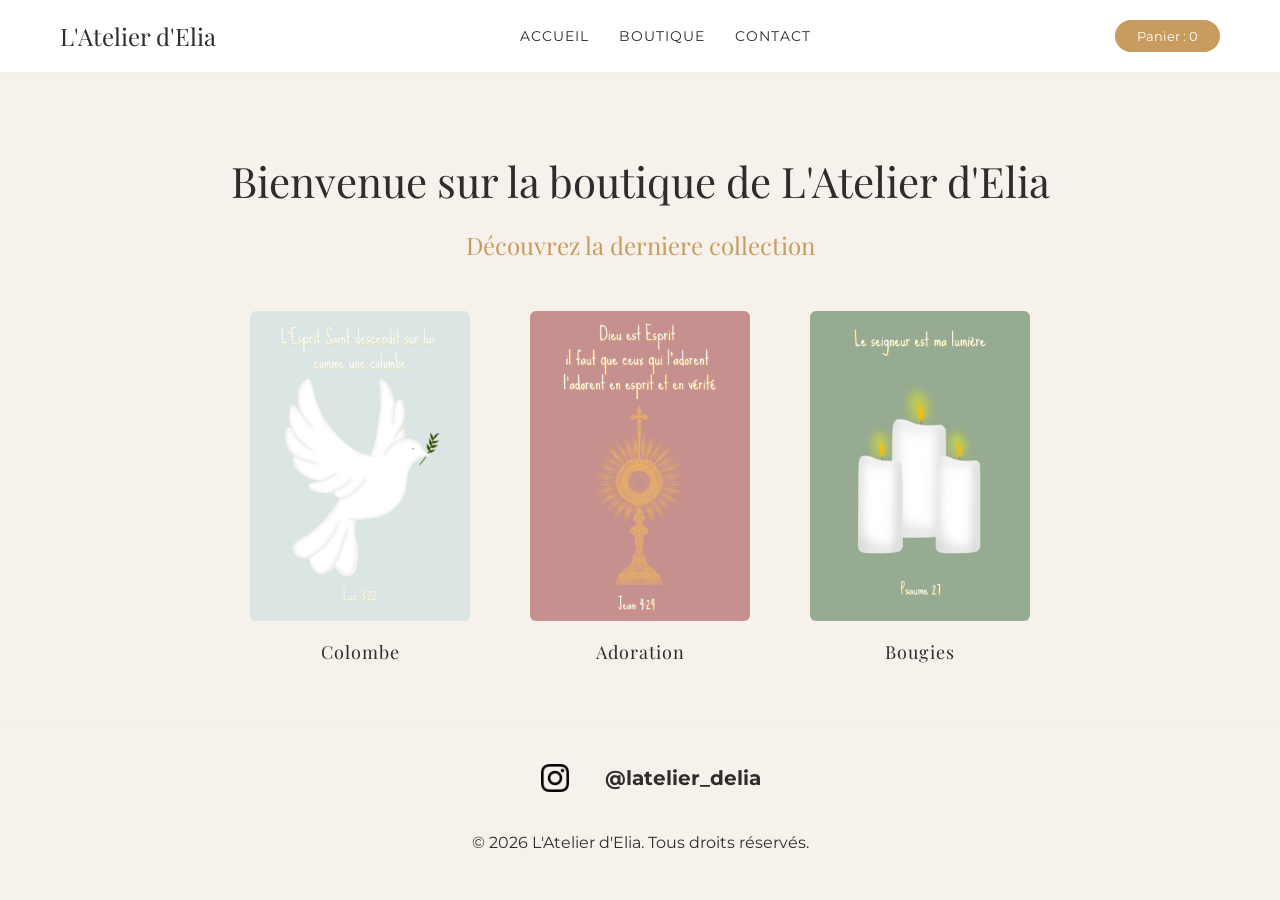
<file: index.html>
<!DOCTYPE html>
<html lang="fr">
<head>
<meta charset="UTF-8">
<meta name="viewport" content="width=device-width, initial-scale=1.0">
<title>Boutique - L'Atelier d'Elia</title>

<link href="https://fonts.googleapis.com/css2?family=Playfair+Display:wght@400;500;600&family=Montserrat:wght@300;400&display=swap" rel="stylesheet">

<style>
body {
  margin: 0;
  font-family: 'Montserrat', sans-serif;
  background-color: #f6f1ea;
  color: #2d2d2d;
}

/* HEADER */
header {
  background-color: #ffffff;
  padding: 20px 60px;
  display: flex;
  align-items: center;
  justify-content: space-between;
  border-bottom: 1px solid #eee;
}

.logo {
  font-family: 'Playfair Display', serif;
  font-size: 24px;
}

nav {
  display: flex;
  gap: 30px;
}

nav a {
  text-decoration: none;
  color: #2d2d2d;
  font-size: 14px;
  letter-spacing: 1px;
  text-transform: uppercase;
}

nav a:hover {
  opacity: 0.6;
}

.cart-indicator {
  background-color: #c89b5e;
  color: white;
  padding: 8px 22px;
  border-radius: 30px;
  font-size: 13px;
  cursor: pointer;
}

/* MAIN */
main {
  padding: 40px 20px;
}

/* TITRES */
h1 {
  font-family: 'Playfair Display', serif;
  font-size: 42px;
  font-weight: 400;
  text-align: center;
  margin-top: 40px;
  margin-bottom: 10px;
}

h2 {
  font-family: 'Playfair Display', serif;
  font-weight: 400;
  text-align: center;
  color: #c89b5e;
  margin-bottom: 50px;
}

/* PRODUITS */
.products-grid {
  display: flex;
  flex-wrap: wrap;
  gap: 60px;
  justify-content: center;
}

.product {
  width: 220px;
  text-align: center;
  cursor: pointer;
  transition: transform 0.3s ease;
}

.product img {
  width: 100%;
  border-radius: 6px;
  transition: opacity 0.3s ease;
}

.product p {
  margin-top: 15px;
  font-family: 'Playfair Display', serif;
  font-size: 18px;
  letter-spacing: 1px;
}

.product:hover {
  transform: translateY(-6px);
}

.product:hover img {
  opacity: 0.85;
}

/* PANIER OVERLAY */
#cartOverlay {
  display: none;
  position: fixed;
  top: 90px;
  right: 30px;
  width: 300px;
  max-height: 400px;
  overflow-y: auto;
  background: white;
  border-radius: 15px;
  padding: 20px;
  box-shadow: 0 15px 35px rgba(0,0,0,0.12);
  z-index: 100;
}

#cartOverlay h3 {
  font-family: 'Playfair Display', serif;
  text-align: center;
  font-weight: 400;
  margin-top: 0;
}

.cart-item {
  display: flex;
  align-items: center;
  margin-bottom: 15px;
  font-size: 14px;
}

.cart-item img {
  width: 45px;
  margin-right: 10px;
  border-radius: 5px;
}

/* BOUTON PAYER */
#payButton {
  width: 100%;
  padding: 12px;
  margin-top: 15px;
  background: #c89b5e;
  color: white;
  border: none;
  border-radius: 30px;
  font-size: 13px;
  letter-spacing: 1px;
  cursor: pointer;
  transition: background 0.3s ease;
}

#payButton:hover {
  background: #b58345;
}

/* FOOTER */
footer {
  background-color: #f6f1ea;
  padding: 20px;
  text-align: center;
  border-top: 1px solid #eee;
}
footer a {
  text-decoration: none;
  color: #2d2d2d;
  display: inline-flex;
  align-items: center;
  gap: 15px;
}
footer a img {
  width: 70px;
  height: 70px;
}
footer a span {
  font-size: 20px;
  font-weight: bold;
}
</style>
</head>
<body>

<header>
  <div class="logo">L'Atelier d'Elia</div>
  <nav>
    <a href="index.html">Accueil</a>
    <a href="boutique.html">Boutique</a>
    <a href="contact.html">Contact</a>
  </nav>
  <div class="cart-indicator" id="cartCount" onclick="toggleCart()">Panier : 0</div>
</header>

<main>
<h1>Bienvenue sur la boutique de L'Atelier d'Elia</h1>
<h2>Découvrez la derniere collection</h2>

<div class="products-grid">
  <div class="product" onclick="location.href='colombe.html'">
    <img src="images/carte colombe bleu.png" alt="Colombe">
    <p>Colombe</p>
  </div>

  <div class="product" onclick="location.href='adoration.html'">
    <img src="images/carte adoration rose.png" alt="Adoration">
    <p>Adoration</p>
  </div>

  <div class="product" onclick="location.href='bougies.html'">
    <img src="images/carte bougies verte.png" alt="Bougies">
    <p>Bougies</p>
  </div>
</div>
</main>


<script>
let cart = [];
const cartCount = document.getElementById('cartCount');
const cartOverlay = document.getElementById('cartOverlay');
const cartItems = document.getElementById('cartItems');

if(localStorage.getItem('cart')) {
  cart = JSON.parse(localStorage.getItem('cart'));
  updateCartCount();
  renderCart();
}

function addToCart(name, price, imgSrc){
  cart.push({name, price, imgSrc, quantity: 1});
  updateCartCount();
  renderCart();
  localStorage.setItem('cart', JSON.stringify(cart));
}

function renderCart(){
  cartItems.innerHTML = '';
  cart.forEach(item => {
    const div = document.createElement('div');
    div.className = 'cart-item';
    div.innerHTML = `<img src="${item.imgSrc}" alt="${item.name}">
                     <div>${item.name} - ${item.price || '3'}€</div>`;
    cartItems.appendChild(div);
  });
}

function updateCartCount(){
  const total = cart.reduce((sum, item) => sum + (item.quantity || 1), 0);
  cartCount.textContent = `Panier : ${total}`;
}

function toggleCart(){
  cartOverlay.style.display = (cartOverlay.style.display === 'block') ? 'none' : 'block';
}
</script>

<!-- BANNIÈRE INSTAGRAM -->
<footer>
  <a href="https://www.instagram.com/latelier_delia" target="_blank">
    <img src="images/logo instagram.png" alt="Instagram">
    <span>@latelier_delia</span>
  </a>
  <p>&copy; 2026 L'Atelier d'Elia. Tous droits réservés.</p>
</footer>

</body>
</html>
</file>
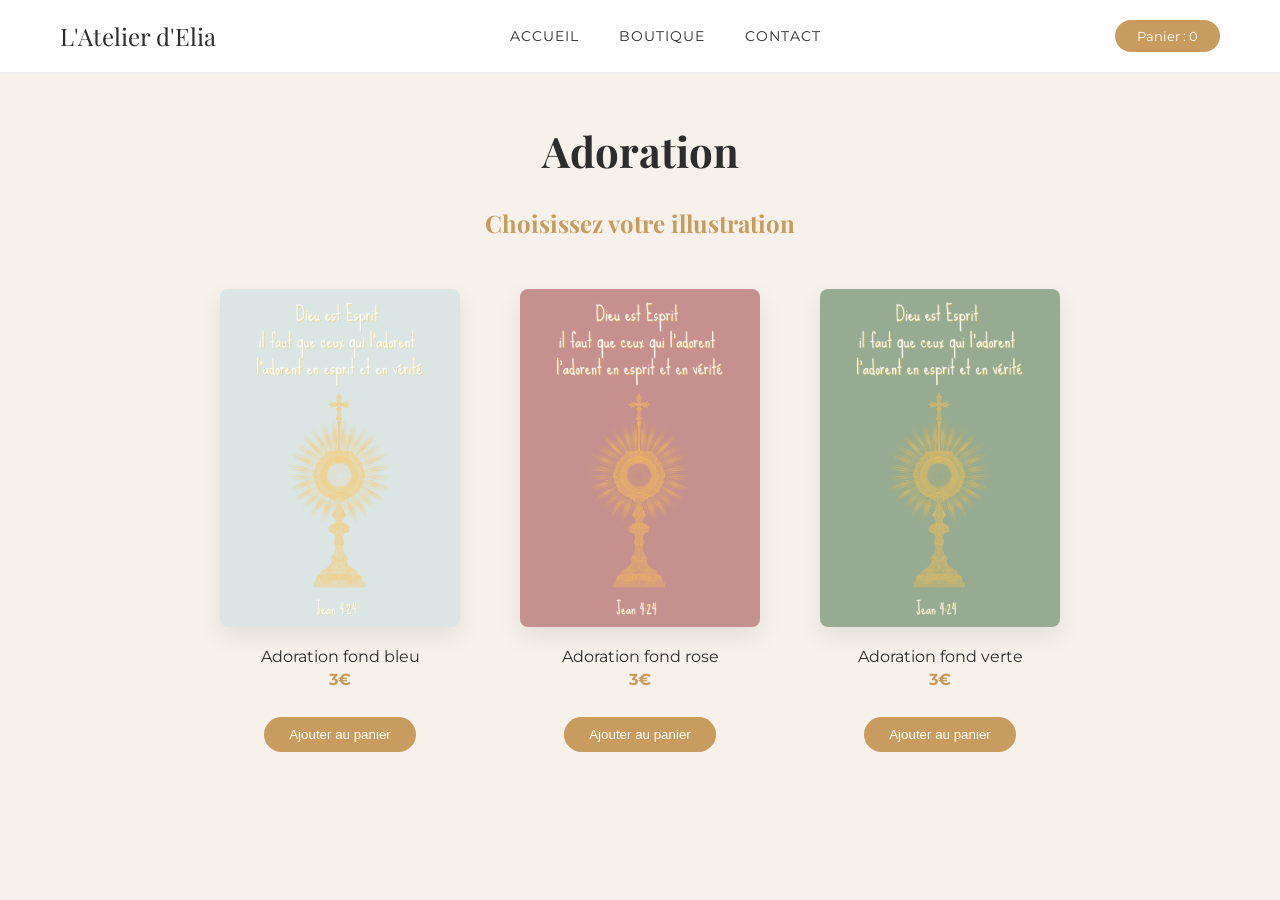
<file: adoration.html>
<!DOCTYPE html>
<html lang="fr">
<head>
<meta charset="UTF-8">
<meta name="viewport" content="width=device-width, initial-scale=1.0">
<title>Illustrations Adoration - L'Atelier d'Elia</title>

<link href="https://fonts.googleapis.com/css2?family=Playfair+Display:wght@400;500;600&family=Montserrat:wght@300;400&display=swap" rel="stylesheet">

<style>
body {
  margin: 0;
  background-color: #f6f1ea;
  font-family: 'Montserrat', sans-serif;
  color: #2d2d2d;
}

/* HEADER */
header {
  background-color: #ffffff;
  padding: 20px 60px;
  display: flex;
  align-items: center;
  justify-content: space-between;
  border-bottom: 1px solid #eee;
}

.logo {
  font-family: 'Playfair Display', serif;
  font-size: 24px;
}

nav {
  display: flex;
  gap: 40px;
}

nav a {
  text-decoration: none;
  color: #2d2d2d;
  font-size: 14px;
  letter-spacing: 1px;
  text-transform: uppercase;
}

nav a:hover {
  opacity: 0.6;
}

.cart-indicator {
  background-color: #c89b5e;
  color: white;
  padding: 8px 22px;
  border-radius: 30px;
  font-size: 13px;
  cursor: pointer;
}

/* TITRES */

h1 {
  font-family: 'Playfair Display', serif;
  font-size: 42px;
  text-align: center;
  margin-top: 50px;
}

h2 {
  font-family: 'Playfair Display', serif;
  text-align: center;
  color: #c89b5e;
  margin-bottom: 50px;
}

/* PRODUITS */

.products-grid {
  display: flex;
  flex-wrap: wrap;
  gap: 60px;
  justify-content: center;
  padding-bottom: 80px;
}

.product {
  width: 240px;
  text-align: center;
  transition: transform 0.3s ease;
}

.product img {
  width: 100%;
  border-radius: 8px;
  box-shadow: 0 10px 25px rgba(0,0,0,0.08);
}

.product:hover {
  transform: translateY(-6px);
}

.product button {
  margin-top: 12px;
  background-color: #c89b5e;
  color: white;
  border: none;
  padding: 10px 25px;
  border-radius: 30px;
  cursor: pointer;
}

/* PRIX DORÉ */

.product-price {
  display: block;
  color: #c89b5e;
  font-weight: bold;
  margin-top: 4px;
}

/* PANIER */

#cartOverlay {
  display: none;
  position: fixed;
  top: 90px;
  right: 30px;
  width: 300px;
  max-height: 400px;
  overflow-y: auto;
  background: white;
  border-radius: 15px;
  padding: 20px;
  box-shadow: 0 15px 35px rgba(0,0,0,0.12);
  z-index: 100;
}

.cart-item {
  display: flex;
  align-items: center;
  justify-content: space-between;
  margin-bottom: 15px;
}

.cart-item img {
  width: 50px;
  border-radius: 5px;
  margin-right: 10px;
}

.cart-item-details {
  flex: 1;
}

.cart-item-controls {
  display: flex;
  align-items: center;
  gap: 5px;
}

.cart-item-controls button {
  padding: 3px 8px;
  cursor: pointer;
  border: 1px solid #c89b5e;
  background: white;
  color: #c89b5e;
  border-radius: 5px;
}

.cart-item-remove {
  cursor: pointer;
  color: red;
  font-weight: bold;
  margin-left: 5px;
}

/* BOUTON COMMANDE */

.cart-button {
  margin-top: 12px;
  background-color: #c89b5e;
  color: white;
  border: none;
  padding: 10px 25px;
  border-radius: 30px;
  cursor: pointer;
  font-size: 14px;
}

.cart-button:hover {
  opacity: 0.8;
}
</style>
</head>

<body>

<header>
  <div class="logo">L'Atelier d'Elia</div>
  <nav>
    <a href="index.html">Accueil</a>
    <a href="boutique.html">Boutique</a>
    <a href="contact.html">Contact</a>
  </nav>
  <div class="cart-indicator" id="cartCount" onclick="toggleCart()">Panier : 0</div>
</header>

<main>

<h1>Adoration</h1>
<h2>Choisissez votre illustration</h2>

<div class="products-grid">

<div class="product">
<img src="images/carte adoration bleu.png">
<p>
Adoration fond bleu
<span class="product-price">3€</span>
</p>
<button onclick="addToCart('Adoration fond bleu',3,'images/carte adoration bleu.png')">
Ajouter au panier
</button>
</div>

<div class="product">
<img src="images/carte adoration rose.png">
<p>
Adoration fond rose
<span class="product-price">3€</span>
</p>
<button onclick="addToCart('Adoration fond rose',3,'images/carte adoration rose.png')">
Ajouter au panier
</button>
</div>

<div class="product">
<img src="images/carte adoration verte.png">
<p>
Adoration fond verte
<span class="product-price">3€</span>
</p>
<button onclick="addToCart('Adoration fond verte',3,'images/carte adoration verte.png')">
Ajouter au panier
</button>
</div>

</div>

</main>

<div id="cartOverlay">
<h3>Panier</h3>
<div id="cartItems"></div>
<button class="cart-button" onclick="finaliserCommande()">Finaliser la commande</button>
</div>

<script>

let cart = JSON.parse(localStorage.getItem('cart')) || [];

const cartCount = document.getElementById('cartCount');
const cartOverlay = document.getElementById('cartOverlay');
const cartItems = document.getElementById('cartItems');

updateCartCount();
renderCart();

function addToCart(name, price, imgSrc) {

const existingItem = cart.find(item => item.name === name);

if (existingItem) {
existingItem.quantity += 1;
} else {
cart.push({name, price, imgSrc, quantity: 1});
}

saveCart();
renderCart();

}

function removeFromCart(name) {
cart = cart.filter(item => item.name !== name);
saveCart();
renderCart();
}

function changeQuantity(name, delta) {

const item = cart.find(i => i.name === name);

if (!item) return;

item.quantity += delta;

if (item.quantity < 1) {
removeFromCart(name);
} else {
saveCart();
}

renderCart();

}

function saveCart() {
localStorage.setItem('cart', JSON.stringify(cart));
updateCartCount();
}

function updateCartCount() {
const totalItems = cart.reduce((sum, item) => sum + item.quantity, 0);
cartCount.textContent = `Panier : ${totalItems}`;
}

function renderCart() {

cartItems.innerHTML = '';

cart.forEach(item => {

const div = document.createElement('div');
div.classList.add('cart-item');

div.innerHTML = `
<img src="${item.imgSrc}">
<div class="cart-item-details">
${item.name} - ${item.price}€
</div>
<div class="cart-item-controls">
<button onclick="changeQuantity('${item.name}', -1)">-</button>
<span>${item.quantity}</span>
<button onclick="changeQuantity('${item.name}', 1)">+</button>
<span class="cart-item-remove" onclick="removeFromCart('${item.name}')">×</span>
</div>
`;

cartItems.appendChild(div);

});

}

function toggleCart() {

cartOverlay.style.display =
cartOverlay.style.display === 'block'
? 'none'
: 'block';

}

function finaliserCommande() {
window.location.href = 'commande.html';
}

</script>

</body>
</html>
</file>
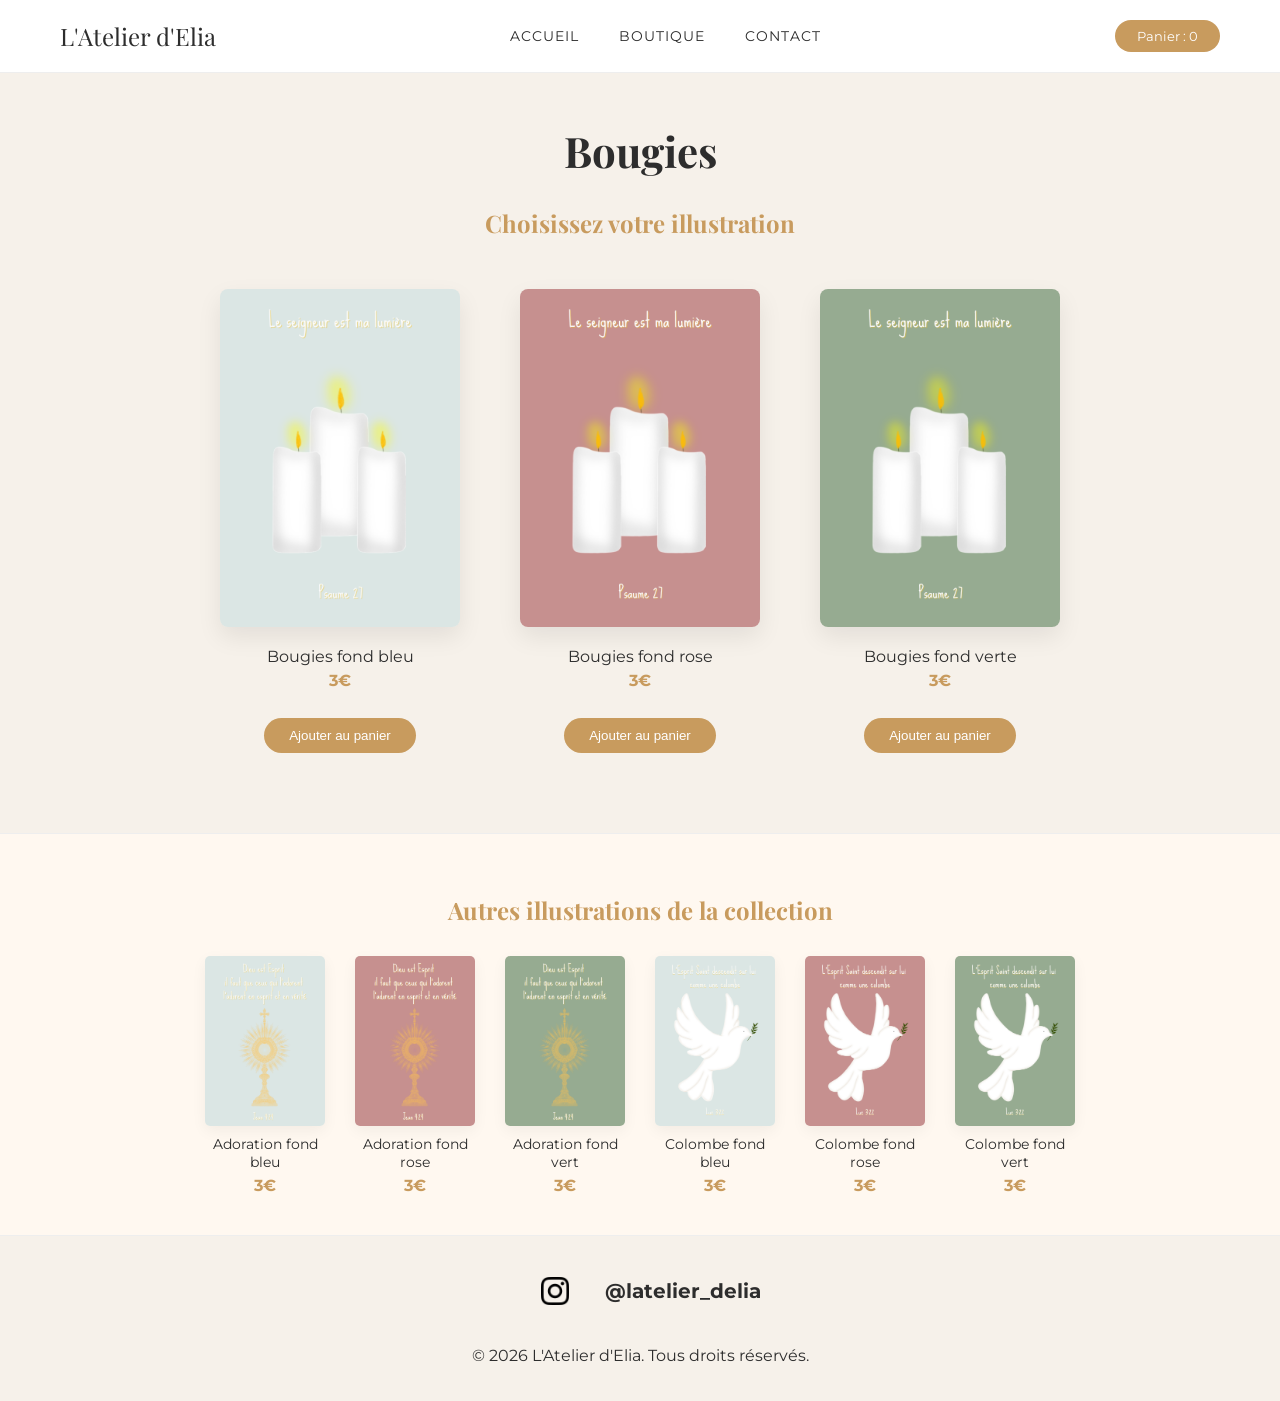
<file: bougies.html>
<!DOCTYPE html>
<html lang="fr">
<head>
<meta charset="UTF-8">
<meta name="viewport" content="width=device-width, initial-scale=1.0">
<title>Bougies - L'Atelier d'Elia</title>

<link href="https://fonts.googleapis.com/css2?family=Playfair+Display:wght@400;500;600&family=Montserrat:wght@300;400&display=swap" rel="stylesheet">

<style>
body {
  margin: 0;
  background-color: #f6f1ea;
  font-family: 'Montserrat', sans-serif;
  color: #2d2d2d;
}

/* HEADER */
header {
  background-color: #ffffff;
  padding: 20px 60px;
  display: flex;
  align-items: center;
  justify-content: space-between;
  border-bottom: 1px solid #eee;
}

.logo {
  font-family: 'Playfair Display', serif;
  font-size: 24px;
}

nav {
  display: flex;
  gap: 40px;
}

nav a {
  text-decoration: none;
  color: #2d2d2d;
  font-size: 14px;
  letter-spacing: 1px;
  text-transform: uppercase;
}

nav a:hover {
  opacity: 0.6;
}

.cart-indicator {
  background-color: #c89b5e;
  color: white;
  padding: 8px 22px;
  border-radius: 30px;
  font-size: 13px;
  cursor: pointer;
}

/* TITRES */
h1 {
  font-family: 'Playfair Display', serif;
  font-size: 42px;
  text-align: center;
  margin-top: 50px;
}

h2 {
  font-family: 'Playfair Display', serif;
  text-align: center;
  color: #c89b5e;
  margin-bottom: 50px;
}

/* PRODUITS */
.products-grid {
  display: flex;
  flex-wrap: wrap;
  gap: 60px;
  justify-content: center;
  padding-bottom: 80px;
}

.product {
  width: 240px;
  text-align: center;
  transition: transform 0.3s ease;
}

.product img {
  width: 100%;
  border-radius: 8px;
  box-shadow: 0 10px 25px rgba(0,0,0,0.08);
}

.product:hover {
  transform: translateY(-6px);
}

.product button {
  margin-top: 12px;
  background-color: #c89b5e;
  color: white;
  border: none;
  padding: 10px 25px;
  border-radius: 30px;
  cursor: pointer;
}

/* PRIX EN DORÉ SUR LIGNE SÉPARÉE */
.product-price {
  display: block;
  margin-top: 5px;
  color: #c89b5e;
  font-weight: bold;
}

/* PANIER */
#cartOverlay {
  display: none;
  position: fixed;
  top: 90px;
  right: 30px;
  width: 300px;
  max-height: 400px;
  overflow-y: auto;
  background: white;
  border-radius: 15px;
  padding: 20px;
  box-shadow: 0 15px 35px rgba(0,0,0,0.12);
  z-index: 100;
}

.cart-item {
  display: flex;
  align-items: center;
  justify-content: space-between;
  margin-bottom: 15px;
}

.cart-item img {
  width: 50px;
  border-radius: 5px;
  margin-right: 10px;
}

.cart-item-details {
  flex: 1;
}

.cart-item-controls {
  display: flex;
  align-items: center;
  gap: 5px;
}

.cart-item-controls button {
  padding: 3px 8px;
  cursor: pointer;
  border: 1px solid #c89b5e;
  background: white;
  color: #c89b5e;
  border-radius: 5px;
}

.cart-item-remove {
  cursor: pointer;
  color: red;
  font-weight: bold;
  margin-left: 5px;
}

.cart-button {
  margin-top: 12px;
  background-color: #c89b5e;
  color: white;
  border: none;
  padding: 10px 25px;
  border-radius: 30px;
  cursor: pointer;
  font-size: 14px;
}

.cart-button:hover {
  opacity: 0.8;
}
</style>
</head>

<body>

<header>
  <div class="logo">L'Atelier d'Elia</div>
  <nav>
    <a href="index.html">Accueil</a>
    <a href="boutique.html">Boutique</a>
    <a href="contact.html">Contact</a>
  </nav>
  <div class="cart-indicator" id="cartCount" onclick="toggleCart()">Panier : 0</div>
</header>

<main>
<h1>Bougies</h1>
<h2>Choisissez votre illustration</h2>

<div class="products-grid">
  <div class="product">
    <img src="images/carte bougies bleu.png" alt="Bougies fond bleu">
    <p>Bougies fond bleu<br><span class="product-price">3€</span></p>
    <button onclick="addToCart('Bougies fond bleu', 3, 'images/carte bougies bleu.png')">Ajouter au panier</button>
  </div>

  <div class="product">
    <img src="images/carte bougies rose.png" alt="Bougies fond rose">
    <p>Bougies fond rose<br><span class="product-price">3€</span></p>
    <button onclick="addToCart('Bougies fond rose', 3, 'images/carte bougies rose.png')">Ajouter au panier</button>
  </div>

  <div class="product">
    <img src="images/carte bougies verte.png" alt="Bougies fond vert">
    <p>Bougies fond verte<br><span class="product-price">3€</span></p>
    <button onclick="addToCart('Bougies fond vert', 3, 'images/carte bougies verte.png')">Ajouter au panier</button>
  </div>
</div>
</main>

<div id="cartOverlay">
  <h3>Panier</h3>
  <div id="cartItems"></div>
  <button class="cart-button" onclick="finaliserCommande()">Finaliser la commande</button>
</div>

<script>
let cart = JSON.parse(localStorage.getItem('cart')) || [];
const cartCount = document.getElementById('cartCount');
const cartOverlay = document.getElementById('cartOverlay');
const cartItems = document.getElementById('cartItems');

updateCartCount();
renderCart();

function addToCart(name, price, imgSrc) {
  const existingItem = cart.find(item => item.name === name);
  if (existingItem) {
    existingItem.quantity += 1;
  } else {
    cart.push({name, price, imgSrc, quantity:1});
  }
  saveCart();
  renderCart();
}

function removeFromCart(name) {
  cart = cart.filter(item => item.name !== name);
  saveCart();
  renderCart();
}

function changeQuantity(name, delta) {
  const item = cart.find(i => i.name === name);
  if (!item) return;
  item.quantity += delta;
  if(item.quantity < 1){
    removeFromCart(name);
  } else {
    saveCart();
  }
  renderCart();
}

function saveCart() {
  localStorage.setItem('cart', JSON.stringify(cart));
  updateCartCount();
}

function updateCartCount() {
  const totalItems = cart.reduce((sum, item) => sum + item.quantity, 0);
  cartCount.textContent = `Panier : ${totalItems}`;
}

function renderCart() {
  cartItems.innerHTML = '';
  cart.forEach(item => {
    const div = document.createElement('div');
    div.classList.add('cart-item');
    div.innerHTML = `
      <img src="${item.imgSrc}" alt="${item.name}">
      <div class="cart-item-details">${item.name} - ${item.price}€</div>
      <div class="cart-item-controls">
        <button onclick="changeQuantity('${item.name}', -1)">-</button>
        <span>${item.quantity}</span>
        <button onclick="changeQuantity('${item.name}', 1)">+</button>
        <span class="cart-item-remove" onclick="removeFromCart('${item.name}')">×</span>
      </div>
    `;
    cartItems.appendChild(div);
  });
}

function toggleCart() {
  cartOverlay.style.display = cartOverlay.style.display === 'block' ? 'none' : 'block';
}

function finaliserCommande() {
  let total = cart.reduce((sum, item) => sum + item.price * item.quantity, 0);
  localStorage.setItem('totalCommande', total.toFixed(2));
  window.location.href = 'payement.html';
}
</script>
  
<!-- BANNIÈRE COLLECTION -->
<section style="background-color:#fff8f0; padding:40px 20px; border-top:1px solid #eee;">
  <h2 style="text-align:center; color:#c89b5e; margin-bottom:30px;">Autres illustrations de la collection</h2>
  <div style="display:flex; justify-content:center; gap:30px; flex-wrap:wrap;">
    
    <div style="text-align:center; width:120px;">
      <a href="bougies.html">
        <img src="images/carte adoration bleu.png" alt="Adoration fond bleu" style="width:100%; border-radius:5px; box-shadow:0 5px 15px rgba(0,0,0,0.05);">
      </a>
      <p style="margin:5px 0; font-size:14px;">Adoration fond bleu</p>
      <p style="color:#c89b5e; font-weight:bold; margin:0;">3€</p>
    </div>
    
    <div style="text-align:center; width:120px;">
      <a href="bougies.html">
        <img src="images/carte adoration rose.png" alt="Adoration fond rose" style="width:100%; border-radius:5px; box-shadow:0 5px 15px rgba(0,0,0,0.05);">
      </a>
      <p style="margin:5px 0; font-size:14px;">Adoration fond rose</p>
      <p style="color:#c89b5e; font-weight:bold; margin:0;">3€</p>
    </div>
    
    <div style="text-align:center; width:120px;">
      <a href="bougies.html">
        <img src="images/carte adoration verte.png" alt="Adoration fond vert" style="width:100%; border-radius:5px; box-shadow:0 5px 15px rgba(0,0,0,0.05);">
      </a>
      <p style="margin:5px 0; font-size:14px;">Adoration fond vert</p>
      <p style="color:#c89b5e; font-weight:bold; margin:0;">3€</p>
    </div>

    <div style="text-align:center; width:120px;">
      <a href="colombe.html">
        <img src="images/carte colombe bleu.png" alt="Colombe fond bleu" style="width:100%; border-radius:5px; box-shadow:0 5px 15px rgba(0,0,0,0.05);">
      </a>
      <p style="margin:5px 0; font-size:14px;">Colombe fond bleu</p>
      <p style="color:#c89b5e; font-weight:bold; margin:0;">3€</p>
    </div>
    
    <div style="text-align:center; width:120px;">
      <a href="colombe.html">
        <img src="images/carte colombe rose.png" alt="Colombe fond rose" style="width:100%; border-radius:5px; box-shadow:0 5px 15px rgba(0,0,0,0.05);">
      </a>
      <p style="margin:5px 0; font-size:14px;">Colombe fond rose</p>
      <p style="color:#c89b5e; font-weight:bold; margin:0;">3€</p>
    </div>

   <div style="text-align:center; width:120px;">
      <a href="colombe.html">
        <img src="images/carte colombe verte.png" alt="Colombe fond vert" style="width:100%; border-radius:5px; box-shadow:0 5px 15px rgba(0,0,0,0.05);">
      </a>
      <p style="margin:5px 0; font-size:14px;">Colombe fond vert</p>
      <p style="color:#c89b5e; font-weight:bold; margin:0;">3€</p>
   </div> 

  </div>
</section>

<!-- BANNIÈRE INSTAGRAM -->
<footer style="background-color:#f6f1ea; padding:20px; text-align:center; border-top:1px solid #eee;">
  <a href="https://www.instagram.com/latelier_delia" target="_blank" style="text-decoration:none; color:#2d2d2d; display:inline-flex; align-items:center; gap:15px;">
    <img src="images/logo instagram.png" alt="Instagram" style="width:70px; height:70px;">
    <span style="font-size:20px; font-weight:bold;">@latelier_delia</span>
  </a>
  
<footer>
  <p>&copy; 2026 L'Atelier d'Elia. Tous droits réservés.</p>
</footer>

</body>
</html>
</file>
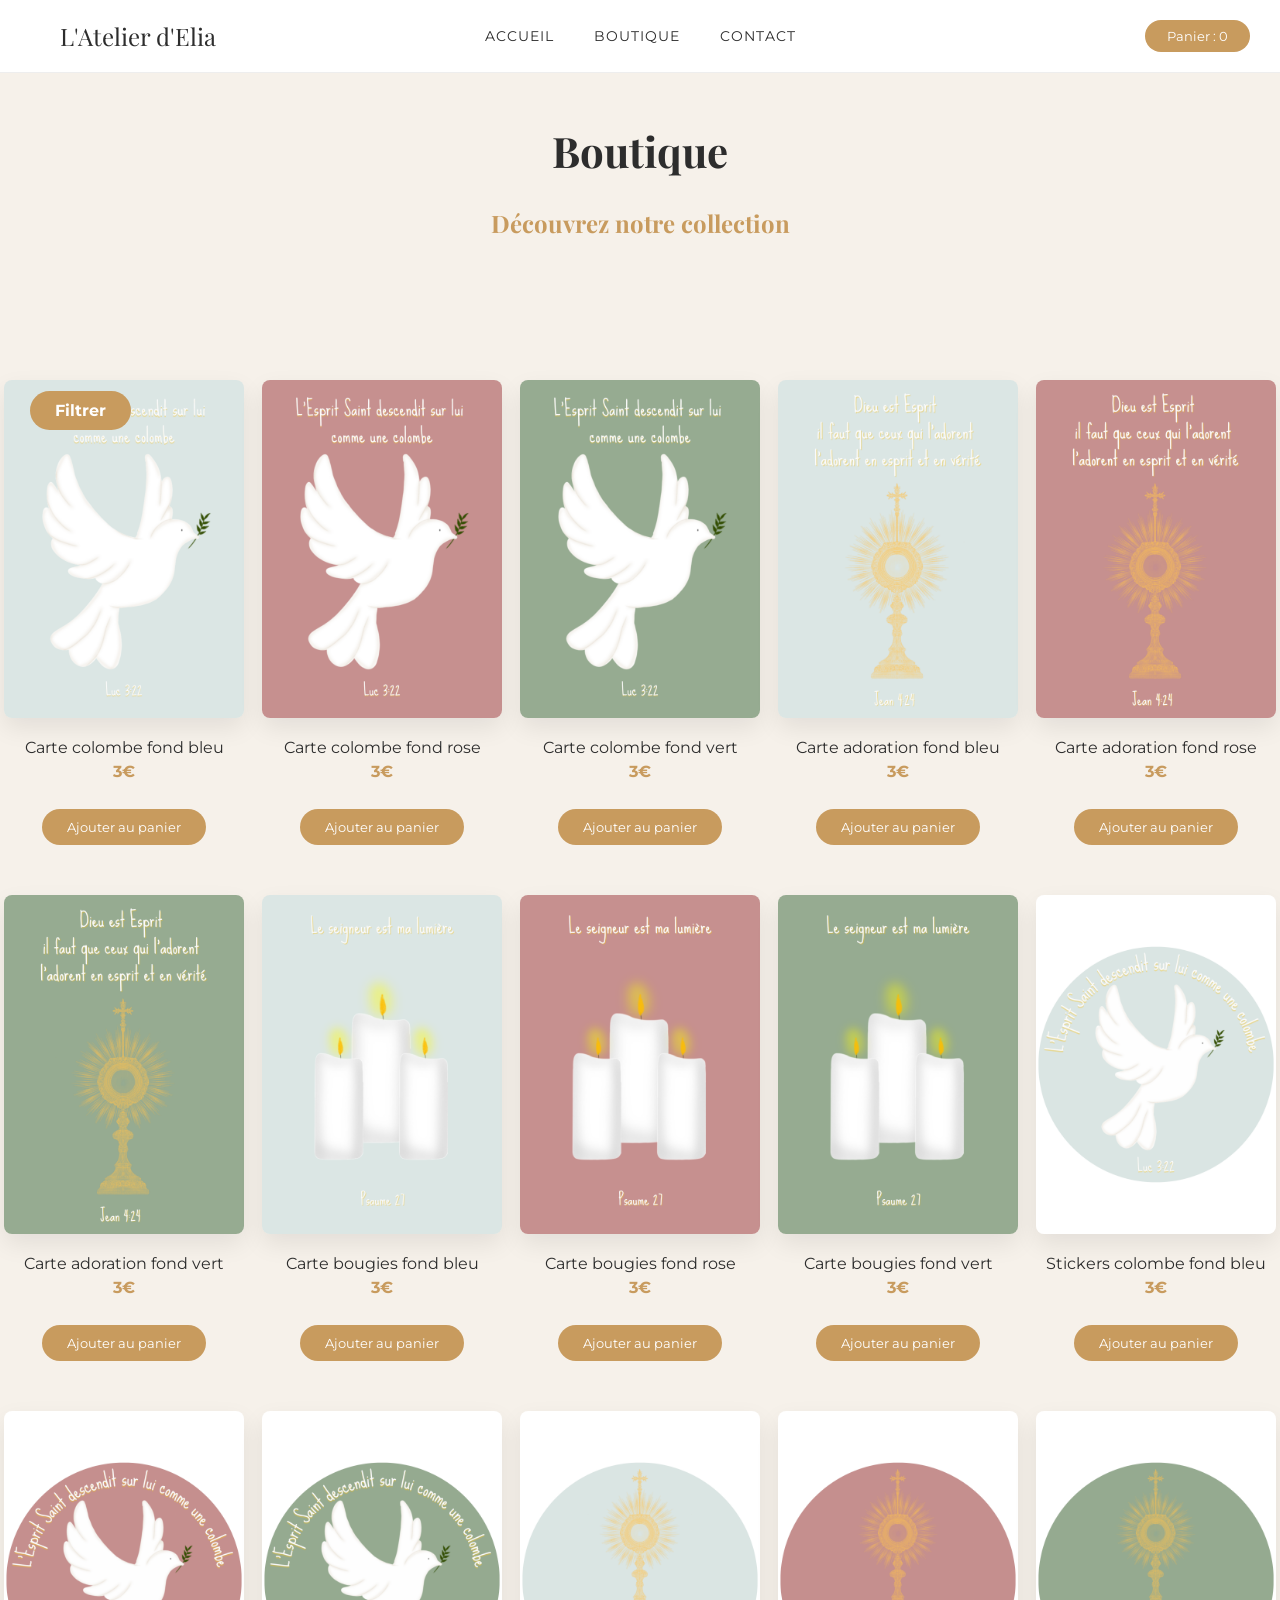
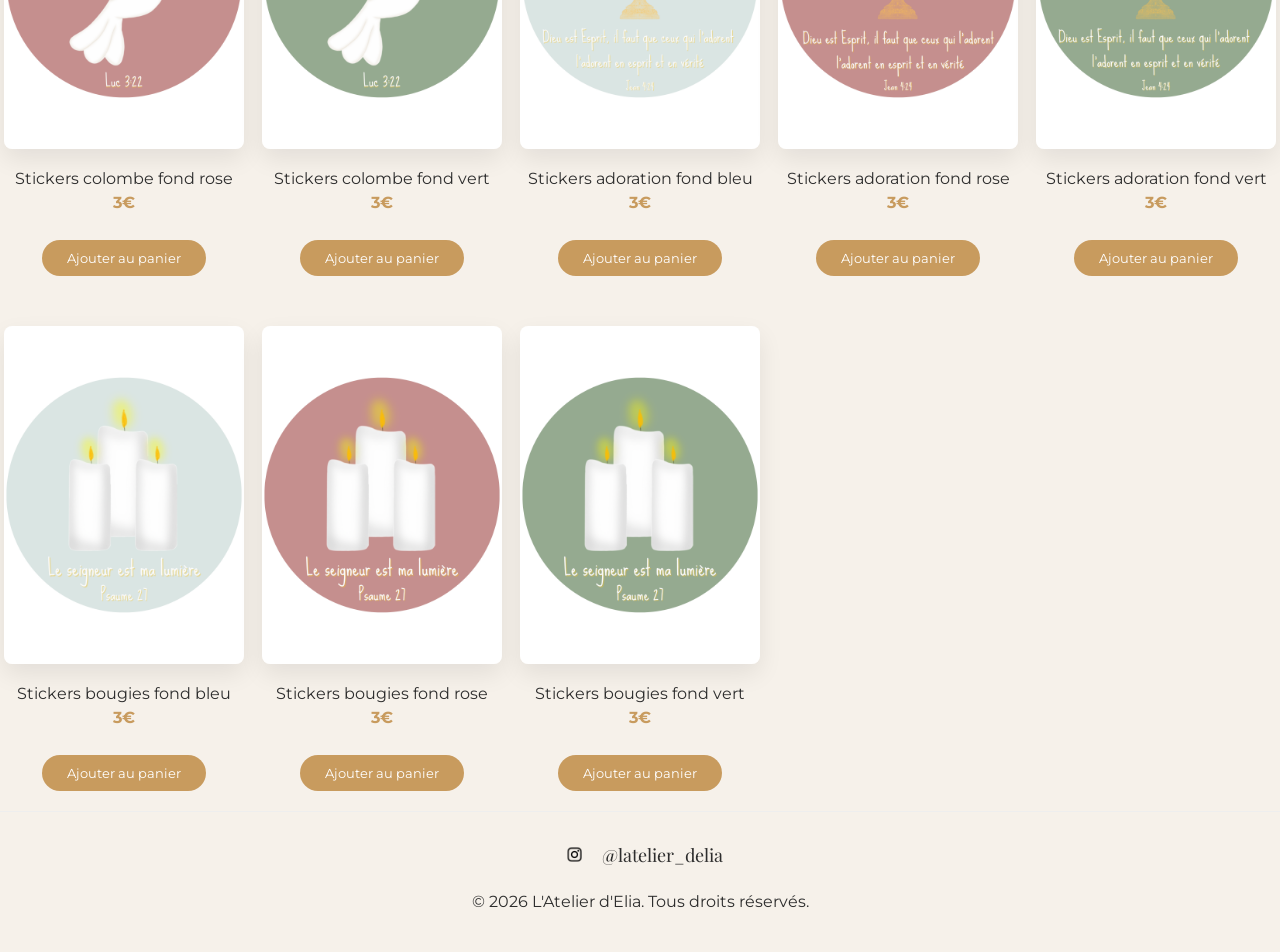
<file: boutique.html>
<!DOCTYPE html>
<html lang="fr">
<head>
<meta charset="UTF-8">
<meta name="viewport" content="width=device-width, initial-scale=1.0">
<title>Boutique - L'Atelier d'Elia</title>

<!-- POLICES -->
<link href="https://fonts.googleapis.com/css2?family=Playfair+Display:wght@400;500;600&family=Montserrat:wght@300;400&display=swap" rel="stylesheet">

<!-- STYLE CSS -->
<link rel="stylesheet" href="style.css">

<!-- SCRIPT JS -->
<script src="script.js" defer></script>

<style>
/* ------------------ FILTRE ------------------ */
/* Conteneur filtre */
 .filter-dropdown {
  position: relative;
  margin-bottom: 50px;
}} /* rapproche les produits *//* espace sous le bouton pour ne pas chevaucher les produits */
}

/* Bouton filtre */
.filter-dropdown button {
  background-color: #c89b5e;
  color: white;
  padding: 10px 25px;
  border-radius: 30px;
  border: none;
  cursor: pointer;
  font-weight: bold;
  font-size: 16px;
  box-shadow: 0 4px 12px rgba(0,0,0,0.1);
}

/* Menu déroulant qui défile normalement */
.filter-dropdown-content {
  display: none;
  position: relative;
  margin-top: 10px;
  background: #fff;
  border: 1px solid #ccc;
  border-radius: 8px;
  padding: 15px;
  min-width: 100px; /* ← actuelle largeur minimale */
  box-shadow: 0 6px 20px rgba(0,0,0,0.1);
  z-index: 1001;
}

/* Croix fermer filtre */
.close-filter{
  position: absolute;
  top: 10px;
  right: 12px;
  font-size: 20px;
  font-weight: bold;
  cursor: pointer;
  transition: transform 0.2s ease, opacity 0.2s ease;
}
.close-filter:hover{
  transform: scale(1.2);
  opacity: 0.7;
  color:#c89b5e;
}

/* ------------------ PANIER FLOTTANT ------------------ */
.cart-indicator {
  position: fixed;
  top: 20px;
  right: 30px;
  background-color: #c89b5e;
  color: white;
  padding: 8px 22px;
  border-radius: 30px;
  font-size: 13px;
  cursor: pointer;
  z-index: 100;
}

#cartOverlay {
  display: none;
  position: fixed;
  top: 60px;
  right: 30px;
  width: 300px;
  max-height: 400px;
  overflow-y: auto;
  background: white;
  border-radius: 15px;
  padding: 20px;
  box-shadow: 0 15px 35px rgba(0,0,0,0.12);
  z-index: 100;
}

.cart-item {
  display: flex;
  align-items: center;
  margin-bottom: 15px;
  font-size: 14px;
}

.cart-item img {
  width: 45px;
  margin-right: 10px;
  border-radius: 5px;
}

.cart-item-controls button {
  margin: 0 2px;
  padding: 1px 5px;
  font-size: 12px;
  border: none;
  border-radius: 4px;
  cursor: pointer;
  width: 22px;
  height: 22px;
  display: flex;
  align-items: center;
  justify-content: center;
}

.cart-button {
  width: 100%;
  padding: 12px;
  margin-top: 15px;
  background: #c89b5e;
  color: white;
  border: none;
  border-radius: 30px;
  font-size: 13px;
  letter-spacing: 1px;
  cursor: pointer;
  transition: background 0.3s ease;
}

.cart-button:hover { 
  background: #b58345; 
}

/* ------------------ GRILLE DE PRODUITS ------------------ */
.products-grid {
  display: grid;
  grid-template-columns: repeat(auto-fill, minmax(180px, 1fr));
  gap: 50px;            /* espace uniforme entre produits */
  padding: 20px;
  justify-items: center; /* centre chaque produit dans sa cellule */
}

.product {
  text-align: center;
}

.product img {
  max-width: 100%;
  border-radius: 8px;
}
</style>
</head>
<body>

<header>
  <div class="logo">L'Atelier d'Elia</div>
  <nav>
    <a href="index.html">Accueil</a>
    <a href="boutique.html">Boutique</a>
    <a href="contact.html">Contact</a>
  </nav>
</header>

<!-- Panier flottant -->
<div class="cart-indicator" id="cartCount" onclick="toggleCart()">Panier : 0</div>
<div id="cartOverlay">
  <h3>Panier</h3>
  <div id="cartItems"></div>
  <button id="payButton" class="cart-button">Finaliser la commande</button>
</div>

<main>
<h1>Boutique</h1>
<h2>Découvrez notre collection</h2>

<!-- Filtre -->
<div class="filter-dropdown">
  <button onclick="toggleDropdown()">Filtrer</button>

  <div class="filter-dropdown-content" id="filterContent">
    <span class="close-filter" onclick="toggleDropdown()">×</span>

    <h4>Couleur</h4>
    <label><input type="checkbox" class="filter-color" value="bleu"> Bleu</label>
    <label><input type="checkbox" class="filter-color" value="rose"> Rose</label>
    <label><input type="checkbox" class="filter-color" value="verte"> Verte</label>

    <h4>Illustration</h4>
    <label><input type="checkbox" class="filter-type" value="colombe"> Colombe</label>
    <label><input type="checkbox" class="filter-type" value="adoration"> Adoration</label>
    <label><input type="checkbox" class="filter-type" value="bougies"> Bougies</label>

    <h4>Format</h4>
    <label><input type="checkbox" class="filter-format" value="carte"> Carte</label>
    <label><input type="checkbox" class="filter-format" value="stickers"> Stickers</label>

    <button onclick="resetFilters()" class="cart-button">Réinitialiser</button>
  </div>
</div>

</div>

<!-- Grille de produits -->
<div class="products-grid">
  <!-- Carte colombe -->
  <div class="product" data-color="bleu" data-type="colombe" data-format="carte">
    <img src="images/carte colombe bleu.png" alt="Carte colombe fond bleu">
    <p>Carte colombe fond bleu<br><span class="product-price">3€</span></p>
    <button onclick="addToCart('Carte colombe fond bleu',3,'images/carte colombe bleu.png')">Ajouter au panier</button>
  </div>
  <div class="product" data-color="rose" data-type="colombe" data-format="carte">
    <img src="images/carte colombe rose.png" alt="Carte colombe fond rose">
    <p>Carte colombe fond rose<br><span class="product-price">3€</span></p>
    <button onclick="addToCart('Carte colombe fond rose',3,'images/carte colombe rose.png')">Ajouter au panier</button>
  </div>
  <div class="product" data-color="verte" data-type="colombe" data-format="carte">
    <img src="images/carte colombe verte.png" alt="Carte colombe fond vert">
    <p>Carte colombe fond vert<br><span class="product-price">3€</span></p>
    <button onclick="addToCart('Carte colombe fond vert',3,'images/carte colombe verte.png')">Ajouter au panier</button>
  </div>

  <!-- Carte adoration -->
  <div class="product" data-color="bleu" data-type="adoration" data-format="carte">
    <img src="images/carte adoration bleu.png" alt="Carte adoration fond bleu">
    <p>Carte adoration fond bleu<br><span class="product-price">3€</span></p>
    <button onclick="addToCart('Carte adoration fond bleu',3,'images/carte adoration bleu.png')">Ajouter au panier</button>
  </div>
  <div class="product" data-color="rose" data-type="adoration" data-format="carte">
    <img src="images/carte adoration rose.png" alt="Carte adoration fond rose">
    <p>Carte adoration fond rose<br><span class="product-price">3€</span></p>
    <button onclick="addToCart('Carte adoration fond rose',3,'images/carte adoration rose.png')">Ajouter au panier</button>
  </div>
  <div class="product" data-color="verte" data-type="adoration" data-format="carte">
    <img src="images/carte adoration verte.png" alt="Carte adoration fond vert">
    <p>Carte adoration fond vert<br><span class="product-price">3€</span></p>
    <button onclick="addToCart('Carte adoration fond verte',3,'images/carte adoration verte.png')">Ajouter au panier</button>
  </div>

  <!-- Carte bougies -->
  <div class="product" data-color="bleu" data-type="bougies" data-format="carte">
    <img src="images/carte bougies bleu.png" alt="Carte bougies fond bleu">
    <p>Carte bougies fond bleu<br><span class="product-price">3€</span></p>
    <button onclick="addToCart('Carte bougies fond bleu',3,'images/carte bougies bleu.png')">Ajouter au panier</button>
  </div>
  <div class="product" data-color="rose" data-type="bougies" data-format="carte">
    <img src="images/carte bougies rose.png" alt="Carte bougies fond rose">
    <p>Carte bougies fond rose<br><span class="product-price">3€</span></p>
    <button onclick="addToCart('Carte bougies fond rose',3,'images/carte bougies rose.png')">Ajouter au panier</button>
  </div>
  <div class="product" data-color="verte" data-type="bougies" data-format="carte">
    <img src="images/carte bougies verte.png" alt="Carte bougies fond vert">
    <p>Carte bougies fond vert<br><span class="product-price">3€</span></p>
    <button onclick="addToCart('Carte bougies fond vert',3,'images/carte bougies verte.png')">Ajouter au panier</button>
  </div>

  <!-- Stickers colombe -->
  <div class="product" data-color="bleu" data-type="colombe" data-format="stickers">
    <img src="images/stickers colombe bleu.png" alt="Stickers colombe fond bleu">
    <p>Stickers colombe fond bleu<br><span class="product-price">3€</span></p>
    <button onclick="addToCart('Stickers colombe fond bleu',3,'images/stickers colombe bleu.png')">Ajouter au panier</button>
  </div>
  <div class="product" data-color="rose" data-type="colombe" data-format="stickers">
    <img src="images/stickers colombe rose.png" alt="Stickers colombe fond rose">
    <p>Stickers colombe fond rose<br><span class="product-price">3€</span></p>
    <button onclick="addToCart('Stickers colombe fond rose',3,'images/stickers colombe rose.png')">Ajouter au panier</button>
  </div>
  <div class="product" data-color="verte" data-type="colombe" data-format="stickers">
    <img src="images/stickers colombe vert.png" alt="Stickers colombe fond vert">
    <p>Stickers colombe fond vert<br><span class="product-price">3€</span></p>
    <button onclick="addToCart('Stickers colombe fond vert',3,'images/stickers colombe vert.png')">Ajouter au panier</button>
  </div>

  <!-- Stickers adoration -->
  <div class="product" data-color="bleu" data-type="adoration" data-format="stickers">
    <img src="images/stickers adoration bleu.png" alt="Stickers adoration fond bleu">
    <p>Stickers adoration fond bleu<br><span class="product-price">3€</span></p>
    <button onclick="addToCart('Stickers adoration fond bleu',3,'images/stickers adoration bleu.png')">Ajouter au panier</button>
  </div>
  <div class="product" data-color="rose" data-type="adoration" data-format="stickers">
    <img src="images/stickers adoration rose.png" alt="Stickers adoration fond rose">
    <p>Stickers adoration fond rose<br><span class="product-price">3€</span></p>
    <button onclick="addToCart('Stickers adoration fond rose',3,'images/stickers adoration rose.png')">Ajouter au panier</button>
  </div>
  <div class="product" data-color="verte" data-type="adoration" data-format="stickers">
    <img src="images/stickers adoration vert.png" alt="Stickers adoration fond vert">
    <p>Stickers adoration fond vert<br><span class="product-price">3€</span></p>
    <button onclick="addToCart('Stickers adoration fond vert',3,'images/stickers adoration vert.png')">Ajouter au panier</button>
  </div>

  <!-- Stickers bougies -->
  <div class="product" data-color="bleu" data-type="bougies" data-format="stickers">
    <img src="images/stickers bougies bleu.png" alt="Stickers bougies fond bleu">
    <p>Stickers bougies fond bleu<br><span class="product-price">3€</span></p>
    <button onclick="addToCart('Stickers bougies fond bleu',3,'images/stickers bougies bleu.png')">Ajouter au panier</button>
  </div>
  <div class="product" data-color="rose" data-type="bougies" data-format="stickers">
    <img src="images/stickers bougies rose.png" alt="Stickers bougies fond rose">
    <p>Stickers bougies fond rose<br><span class="product-price">3€</span></p>
    <button onclick="addToCart('Stickers bougies fond rose',3,'images/stickers bougies rose.png')">Ajouter au panier</button>
  </div>
  <div class="product" data-color="verte" data-type="bougies" data-format="stickers">
    <img src="images/stickers bougies vert.png" alt="Stickers bougies fond vert">
    <p>Stickers bougies fond vert<br><span class="product-price">3€</span></p>
    <button onclick="addToCart('Stickers bougies fond vert',3,'images/stickers bougies vert.png')">Ajouter au panier</button>
  </div>
</div>

</main>

<footer>
  <a href="https://www.instagram.com/latelier_delia" target="_blank">
    <img src="images/logo instagram.png" alt="Instagram">
    <span>@latelier_delia</span>
  </a>
  <p>&copy; 2026 L'Atelier d'Elia. Tous droits réservés.</p>
</footer>

<script>
/* Toggle filtre */
function toggleDropdown() {
  const dropdown = document.getElementById('filterContent');
  dropdown.style.display = dropdown.style.display === 'block' ? 'none' : 'block';
}
</script>
</file>
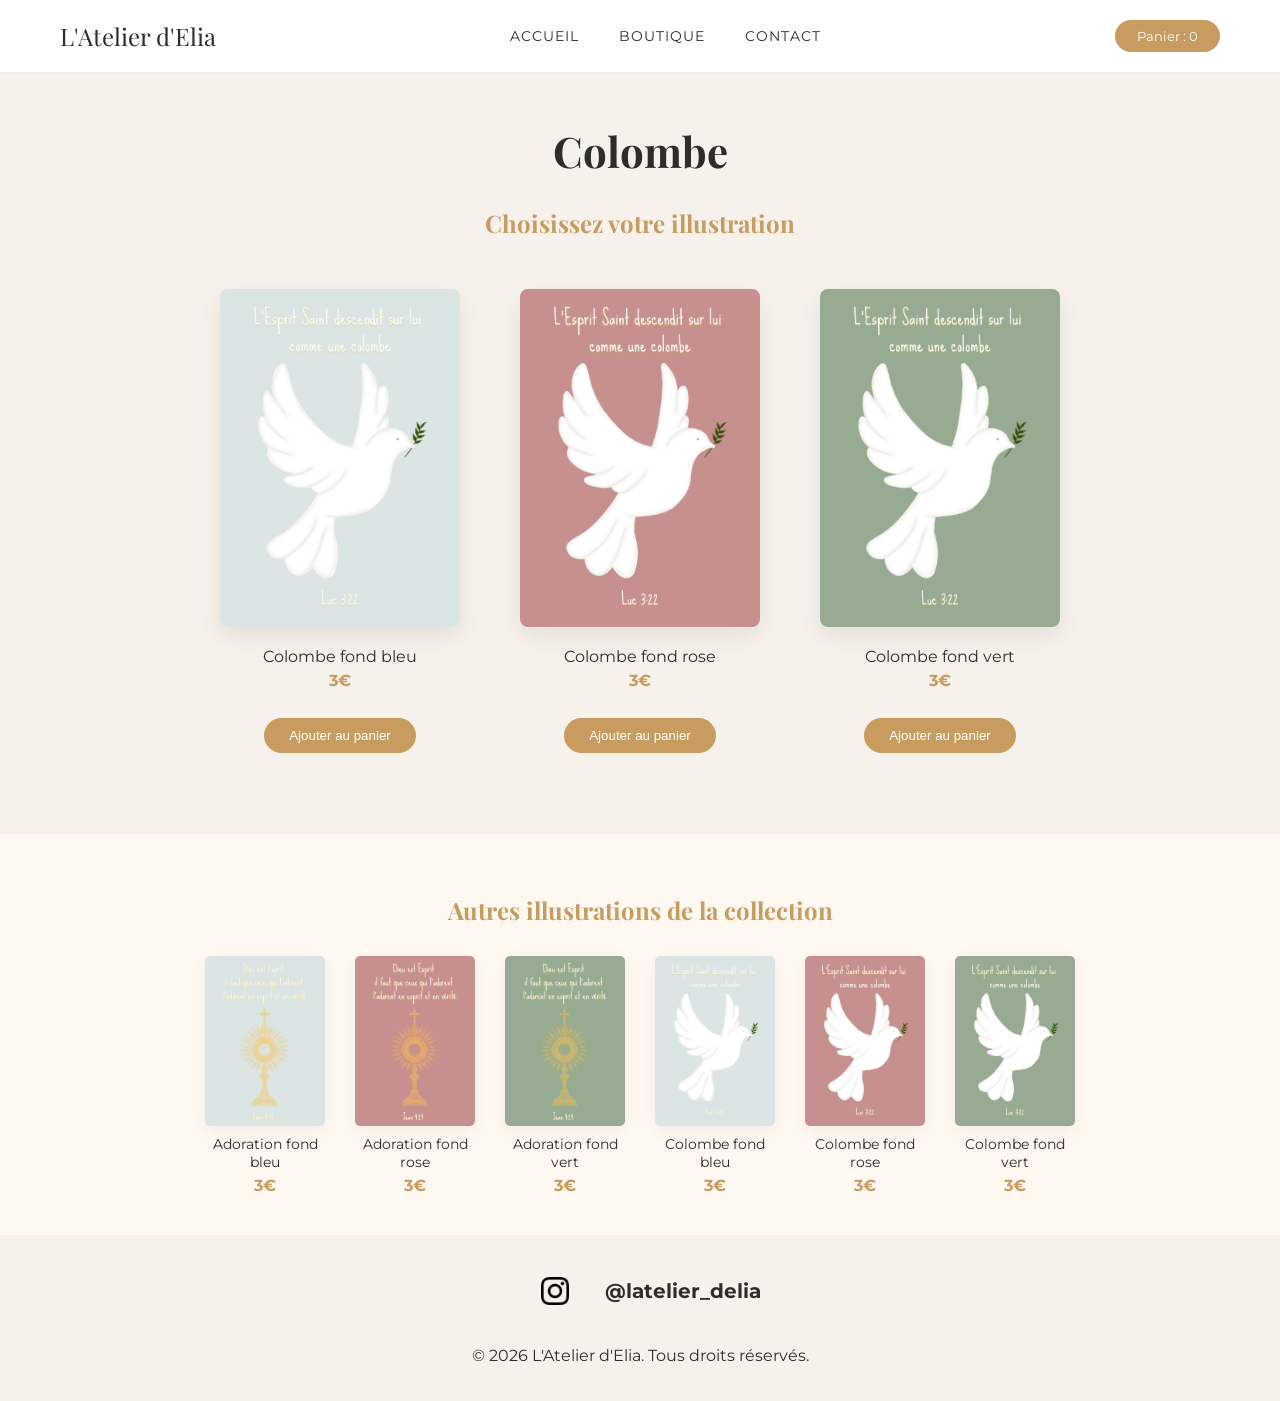
<file: colombe.html>
<!DOCTYPE html>
<html lang="fr">
<head>
<meta charset="UTF-8">
<meta name="viewport" content="width=device-width, initial-scale=1.0">
<title>Colombe - L'Atelier d'Elia</title>

<link href="https://fonts.googleapis.com/css2?family=Playfair+Display:wght@400;500;600&family=Montserrat:wght@300;400&display=swap" rel="stylesheet">

<style>
body {
  margin: 0;
  background-color: #f6f1ea;
  font-family: 'Montserrat', sans-serif;
  color: #2d2d2d;
}

/* HEADER */
header {
  background-color: #ffffff;
  padding: 20px 60px;
  display: flex;
  align-items: center;
  justify-content: space-between;
  border-bottom: 1px solid #eee;
}

.logo {
  font-family: 'Playfair Display', serif;
  font-size: 24px;
}

nav {
  display: flex;
  gap: 40px;
}

nav a {
  text-decoration: none;
  color: #2d2d2d;
  font-size: 14px;
  letter-spacing: 1px;
  text-transform: uppercase;
}

nav a:hover {
  opacity: 0.6;
}

.cart-indicator {
  background-color: #c89b5e;
  color: white;
  padding: 8px 22px;
  border-radius: 30px;
  font-size: 13px;
  cursor: pointer;
}

/* TITRES */
h1 {
  font-family: 'Playfair Display', serif;
  font-size: 42px;
  text-align: center;
  margin-top: 50px;
}

h2 {
  font-family: 'Playfair Display', serif;
  text-align: center;
  color: #c89b5e;
  margin-bottom: 50px;
}

/* PRODUITS */
.products-grid {
  display: flex;
  flex-wrap: wrap;
  gap: 60px;
  justify-content: center;
  padding-bottom: 80px;
}

.product {
  width: 240px;
  text-align: center;
  transition: transform 0.3s ease;
}

.product img {
  width: 100%;
  border-radius: 8px;
  box-shadow: 0 10px 25px rgba(0,0,0,0.08);
}

.product:hover {
  transform: translateY(-6px);
}

.product button {
  margin-top: 12px;
  background-color: #c89b5e;
  color: white;
  border: none;
  padding: 10px 25px;
  border-radius: 30px;
  cursor: pointer;
}

/* PRIX EN DORÉ SUR LIGNE SÉPARÉE */
.product-price {
  display: block;
  margin-top: 5px;
  color: #c89b5e; /* couleur dorée */
  font-weight: bold;
}

/* PANIER */
#cartOverlay {
  display: none;
  position: fixed;
  top: 90px;
  right: 30px;
  width: 300px;
  max-height: 400px;
  overflow-y: auto;
  background: white;
  border-radius: 15px;
  padding: 20px;
  box-shadow: 0 15px 35px rgba(0,0,0,0.12);
  z-index: 100;
}

.cart-item {
  display: flex;
  align-items: center;
  justify-content: space-between;
  margin-bottom: 15px;
}

.cart-item img {
  width: 50px;
  border-radius: 5px;
  margin-right: 10px;
}

.cart-item-details {
  flex: 1;
}

.cart-item-controls {
  display: flex;
  align-items: center;
  gap: 5px;
}

.cart-item-controls button {
  padding: 3px 8px;
  cursor: pointer;
  border: 1px solid #c89b5e;
  background: white;
  color: #c89b5e;
  border-radius: 5px;
}

.cart-item-remove {
  cursor: pointer;
  color: red;
  font-weight: bold;
  margin-left: 5px;
}

.cart-button {
  margin-top: 12px;
  background-color: #c89b5e;
  color: white;
  border: none;
  padding: 10px 25px;
  border-radius: 30px;
  cursor: pointer;
  font-size: 14px;
}

.cart-button:hover {
  opacity: 0.8;
}
</style>
</head>

<body>

<header>
  <div class="logo">L'Atelier d'Elia</div>
  <nav>
    <a href="index.html">Accueil</a>
    <a href="boutique.html">Boutique</a>
    <a href="contact.html">Contact</a>
  </nav>
  <div class="cart-indicator" id="cartCount" onclick="toggleCart()">Panier : 0</div>
</header>

<main>
<h1>Colombe</h1>
<h2>Choisissez votre illustration</h2>

<div class="products-grid">
  <div class="product">
    <img src="images/carte colombe bleu.png" alt="Colombe fond bleu">
    <p>Colombe fond bleu<br><span class="product-price">3€</span></p>
    <button onclick="addToCart('Colombe fond bleu', 3, 'images/carte colombe bleu.png')">Ajouter au panier</button>
  </div>

  <div class="product">
    <img src="images/carte colombe rose.png" alt="Colombe fond rose">
    <p>Colombe fond rose<br><span class="product-price">3€</span></p>
    <button onclick="addToCart('Colombe fond rose', 3, 'images/carte colombe rose.png')">Ajouter au panier</button>
  </div>

  <div class="product">
    <img src="images/carte colombe verte.png" alt="Colombe fond vert">
    <p>Colombe fond vert<br><span class="product-price">3€</span></p>
    <button onclick="addToCart('Colombe fond vert', 3, 'images/carte colombe verte.png')">Ajouter au panier</button>
  </div>
</div>
</main>

<div id="cartOverlay">
  <h3>Panier</h3>
  <div id="cartItems"></div>
  <button class="cart-button" onclick="finaliserCommande()">Finaliser la commande</button>
</div>

<script>
let cart = JSON.parse(localStorage.getItem('cart')) || [];
const cartCount = document.getElementById('cartCount');
const cartOverlay = document.getElementById('cartOverlay');
const cartItems = document.getElementById('cartItems');

updateCartCount();
renderCart();

function addToCart(name, price, imgSrc) {
  const existingItem = cart.find(item => item.name === name);
  if (existingItem) {
    existingItem.quantity += 1;
  } else {
    cart.push({name, price, imgSrc, quantity:1});
  }
  saveCart();
  renderCart();
}

function removeFromCart(name) {
  cart = cart.filter(item => item.name !== name);
  saveCart();
  renderCart();
}

function changeQuantity(name, delta) {
  const item = cart.find(i => i.name === name);
  if (!item) return;
  item.quantity += delta;
  if(item.quantity < 1){
    removeFromCart(name);
  } else {
    saveCart();
  }
  renderCart();
}

function saveCart() {
  localStorage.setItem('cart', JSON.stringify(cart));
  updateCartCount();
}

function updateCartCount() {
  const totalItems = cart.reduce((sum, item) => sum + item.quantity, 0);
  cartCount.textContent = `Panier : ${totalItems}`;
}

function renderCart() {
  cartItems.innerHTML = '';
  cart.forEach(item => {
    const div = document.createElement('div');
    div.classList.add('cart-item');
    div.innerHTML = `
      <img src="${item.imgSrc}" alt="${item.name}">
      <div class="cart-item-details">${item.name} - ${item.price}€</div>
      <div class="cart-item-controls">
        <button onclick="changeQuantity('${item.name}', -1)">-</button>
        <span>${item.quantity}</span>
        <button onclick="changeQuantity('${item.name}', 1)">+</button>
        <span class="cart-item-remove" onclick="removeFromCart('${item.name}')">×</span>
      </div>
    `;
    cartItems.appendChild(div);
  });
}

function toggleCart() {
  cartOverlay.style.display = cartOverlay.style.display === 'block' ? 'none' : 'block';
}

function finaliserCommande() {
  let total = cart.reduce((sum, item) => sum + item.price * item.quantity, 0);
  localStorage.setItem('totalCommande', total.toFixed(2));
  window.location.href = 'payement.html';
}
</script>

<!-- BANNIÈRE COLLECTION -->
<section style="background-color:#fff8f0; padding:40px 20px; border-top:1px solid #eee;">
  <h2 style="text-align:center; color:#c89b5e; margin-bottom:30px;">Autres illustrations de la collection</h2>
  <div style="display:flex; justify-content:center; gap:30px; flex-wrap:wrap;">
    
    <div style="text-align:center; width:120px;">
      <a href="bougies.html">
        <img src="images/carte adoration bleu.png" alt="Adoration fond bleu" style="width:100%; border-radius:5px; box-shadow:0 5px 15px rgba(0,0,0,0.05);">
      </a>
      <p style="margin:5px 0; font-size:14px;">Adoration fond bleu</p>
      <p style="color:#c89b5e; font-weight:bold; margin:0;">3€</p>
    </div>
    
    <div style="text-align:center; width:120px;">
      <a href="bougies.html">
        <img src="images/carte adoration rose.png" alt="Adoration fond rose" style="width:100%; border-radius:5px; box-shadow:0 5px 15px rgba(0,0,0,0.05);">
      </a>
      <p style="margin:5px 0; font-size:14px;">Adoration fond rose</p>
      <p style="color:#c89b5e; font-weight:bold; margin:0;">3€</p>
    </div>
    
    <div style="text-align:center; width:120px;">
      <a href="bougies.html">
        <img src="images/carte adoration verte.png" alt="Adoration fond vert" style="width:100%; border-radius:5px; box-shadow:0 5px 15px rgba(0,0,0,0.05);">
      </a>
      <p style="margin:5px 0; font-size:14px;">Adoration fond vert</p>
      <p style="color:#c89b5e; font-weight:bold; margin:0;">3€</p>
    </div>

    <div style="text-align:center; width:120px;">
      <a href="colombe.html">
        <img src="images/carte colombe bleu.png" alt="Colombe fond bleu" style="width:100%; border-radius:5px; box-shadow:0 5px 15px rgba(0,0,0,0.05);">
      </a>
      <p style="margin:5px 0; font-size:14px;">Colombe fond bleu</p>
      <p style="color:#c89b5e; font-weight:bold; margin:0;">3€</p>
    </div>
    
    <div style="text-align:center; width:120px;">
      <a href="colombe.html">
        <img src="images/carte colombe rose.png" alt="Colombe fond rose" style="width:100%; border-radius:5px; box-shadow:0 5px 15px rgba(0,0,0,0.05);">
      </a>
      <p style="margin:5px 0; font-size:14px;">Colombe fond rose</p>
      <p style="color:#c89b5e; font-weight:bold; margin:0;">3€</p>
    </div>

   <div style="text-align:center; width:120px;">
      <a href="colombe.html">
        <img src="images/carte colombe verte.png" alt="Colombe fond vert" style="width:100%; border-radius:5px; box-shadow:0 5px 15px rgba(0,0,0,0.05);">
      </a>
      <p style="margin:5px 0; font-size:14px;">Colombe fond vert</p>
      <p style="color:#c89b5e; font-weight:bold; margin:0;">3€</p>
   </div> 

  </div>
</section>

<!-- BANNIÈRE INSTAGRAM -->
<footer style="background-color:#f6f1ea; padding:20px; text-align:center; border-top:1px solid #eee;">
  <a href="https://www.instagram.com/latelier_delia" target="_blank" style="text-decoration:none; color:#2d2d2d; display:inline-flex; align-items:center; gap:15px;">
    <img src="images/logo instagram.png" alt="Instagram" style="width:70px; height:70px;">
    <span style="font-size:20px; font-weight:bold;">@latelier_delia</span>
  </a>
<footer>
  <p>&copy; 2026 L'Atelier d'Elia. Tous droits réservés.</p>
</footer>

</body>
</html>
</file>
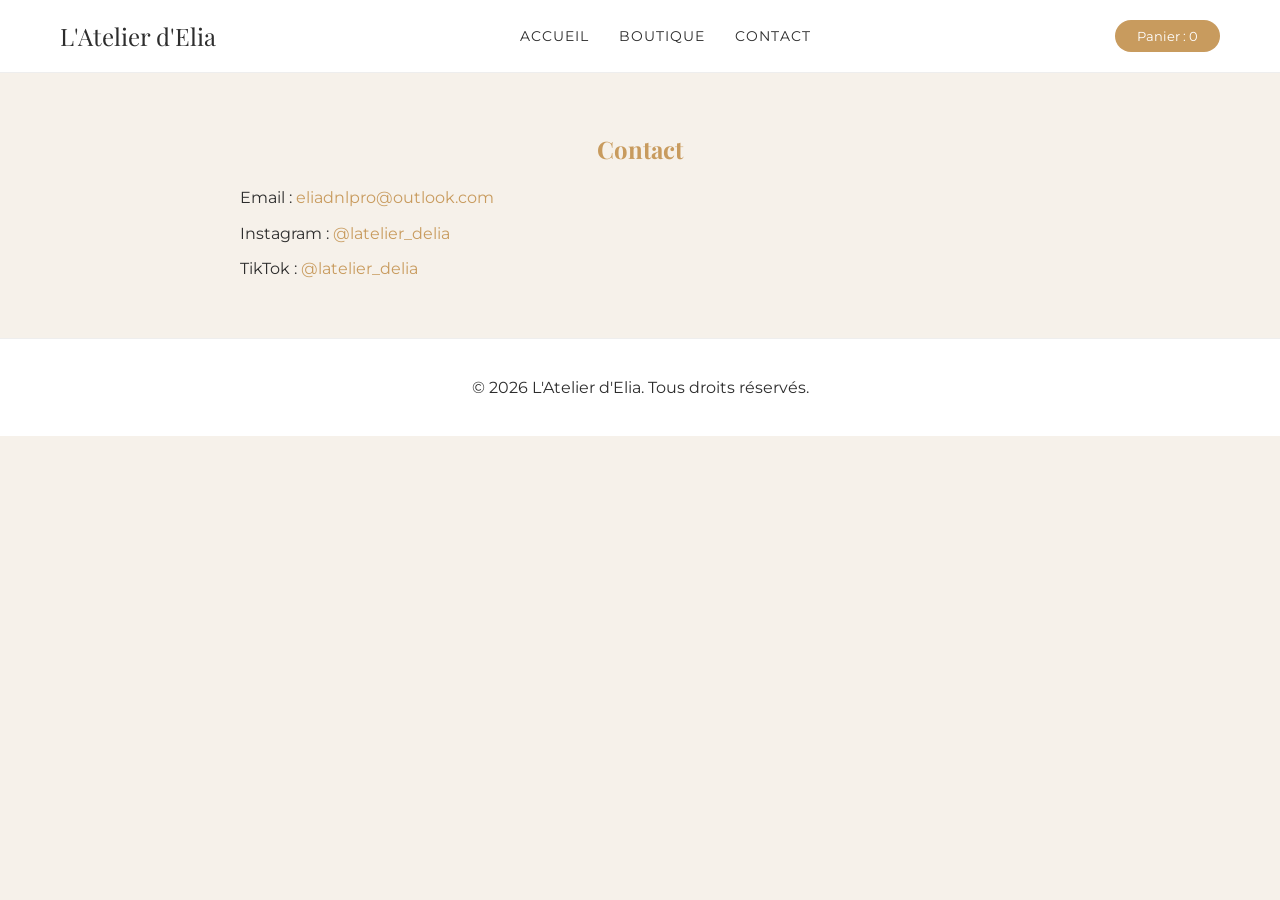
<file: contact.html>
<!DOCTYPE html>
<html lang="fr">
<head>
<meta charset="UTF-8">
<meta name="viewport" content="width=device-width, initial-scale=1.0">
<title>Contact - L'Atelier d'Elia</title>

<link href="https://fonts.googleapis.com/css2?family=Playfair+Display:wght@400;500;600&family=Montserrat:wght@300;400&display=swap" rel="stylesheet">

<style>
body {
  margin: 0;
  font-family: 'Montserrat', sans-serif;
  background-color: #f6f1ea;
  color: #2d2d2d;
}

/* HEADER */
header {
  background-color: #ffffff;
  padding: 20px 60px;
  display: flex;
  align-items: center;
  justify-content: space-between;
  border-bottom: 1px solid #eee;
}

.logo {
  font-family: 'Playfair Display', serif;
  font-size: 24px;
}

nav {
  display: flex;
  gap: 30px;
}

nav a {
  text-decoration: none;
  color: #2d2d2d;
  font-size: 14px;
  letter-spacing: 1px;
  text-transform: uppercase;
}

nav a:hover {
  opacity: 0.6;
}

.cart-indicator {
  background-color: #c89b5e;
  color: white;
  padding: 8px 22px;
  border-radius: 30px;
  font-size: 13px;
  cursor: pointer;
}

/* TITRES ET MAIN */
main {
  padding: 40px 20px;
  max-width: 800px;
  margin: auto;
}

h1, h2 {
  font-family: 'Playfair Display', serif;
  text-align: center;
  margin-bottom: 20px;
}

h2 {
  color: #c89b5e;
}

p, li {
  font-family: 'Montserrat', sans-serif;
  font-size: 16px;
  line-height: 1.6;
}

ul {
  list-style: none;
  padding: 0;
}

ul li {
  margin-bottom: 10px;
}

a {
  color: #c89b5e;
  text-decoration: none;
}

a:hover {
  text-decoration: underline;
}

/* PANIER */
#cartOverlay {
  display: none;
  position: fixed;
  top: 90px;
  right: 30px;
  width: 300px;
  max-height: 400px;
  overflow-y: auto;
  background: white;
  border-radius: 15px;
  padding: 20px;
  box-shadow: 0 15px 35px rgba(0,0,0,0.12);
  z-index: 100;
}

#cartOverlay h3 {
  text-align: center;
  margin-top: 0;
  font-family: 'Playfair Display', serif;
}

.cart-item {
  display: flex;
  align-items: center;
  justify-content: space-between;
  margin-bottom: 15px;
}

.cart-item img {
  width: 50px;
  border-radius: 5px;
  margin-right: 10px;
}

.cart-item-details {
  flex: 1;
}

.cart-item-controls {
  display: flex;
  align-items: center;
  gap: 5px;
}

.cart-item-controls button {
  padding: 3px 8px;
  cursor: pointer;
  border: 1px solid #c89b5e;
  background: white;
  color: #c89b5e;
  border-radius: 5px;
}

.cart-item-remove {
  cursor: pointer;
  color: red;
  font-weight: bold;
  margin-left: 5px;
}

/* BOUTON PAYER */
.cart-button, #payButton {
  margin-top: 12px;
  background-color: #c89b5e;
  color: white;
  border: none;
  padding: 10px 25px;
  border-radius: 30px;
  cursor: pointer;
  font-size: 14px;
}

.cart-button:hover, #payButton:hover {
  opacity: 0.8;
}

/* FOOTER */
footer {
  text-align: center;
  padding: 20px;
  background-color: #ffffff;
  border-top: 1px solid #eee;
  font-family: 'Montserrat', sans-serif;
  color: #2d2d2d;
}
</style>
</head>
<body>

<header>
  <div class="logo">L'Atelier d'Elia</div>
  <nav>
    <a href="index.html">Accueil</a>
    <a href="boutique.html">Boutique</a>
    <a href="contact.html">Contact</a>
  </nav>
  <div class="cart-indicator" id="cartCount" onclick="toggleCart()">Panier : 0</div>
</header>

<main>
<h2>Contact</h2>
<ul>
  <li>Email : <a href="mailto:eliadnlpro@outlook.com">eliadnlpro@outlook.com</a></li>
  <li>Instagram : <a href="https://www.instagram.com/latelier_delia" target="_blank">@latelier_delia</a></li>
  <li>TikTok : <a href="https://www.tiktok.com/@latelier_delia" target="_blank">@latelier_delia</a></li>
</ul>
</main>

<!-- PANIER -->
<div id="cartOverlay">
  <h3>Panier</h3>
  <div id="cartItems"></div>
  <button class="cart-button" onclick="location.href='paiement.html'">Finaliser la commande</button>
</div>

<script>
let cart = JSON.parse(localStorage.getItem('cart')) || [];
const cartCount = document.getElementById('cartCount');
const cartOverlay = document.getElementById('cartOverlay');
const cartItems = document.getElementById('cartItems');

updateCartCount();
renderCart();

// AJOUT AU PANIER
function addToCart(name, price, imgSrc){
  const existingItem = cart.find(item => item.name === name);
  if(existingItem){
    existingItem.quantity += 1;
  } else {
    cart.push({name, price, imgSrc, quantity:1});
  }
  saveCart();
  renderCart();
}

// SUPPRIMER DU PANIER
function removeFromCart(name){
  cart = cart.filter(item => item.name !== name);
  saveCart();
  renderCart();
}

// CHANGER QUANTITÉ
function changeQuantity(name, delta){
  const item = cart.find(i => i.name === name);
  if(!item) return;
  item.quantity += delta;
  if(item.quantity < 1){
    removeFromCart(name);
  } else {
    saveCart();
  }
  renderCart();
}

// SAUVEGARDE ET MISE À JOUR
function saveCart(){
  localStorage.setItem('cart', JSON.stringify(cart));
  updateCartCount();
}

function updateCartCount(){
  const total = cart.reduce((sum, item) => sum + item.quantity, 0);
  cartCount.textContent = `Panier : ${total}`;
}

// RENDER PANIER
function renderCart(){
  cartItems.innerHTML = '';
  cart.forEach(item => {
    const div = document.createElement('div');
    div.classList.add('cart-item');
    div.innerHTML = `
      <img src="${item.imgSrc}" alt="${item.name}">
      <div class="cart-item-details">${item.name} - ${item.price}€</div>
      <div class="cart-item-controls">
        <button onclick="changeQuantity('${item.name}', -1)">-</button>
        <span>${item.quantity}</span>
        <button onclick="changeQuantity('${item.name}', 1)">+</button>
        <span class="cart-item-remove" onclick="removeFromCart('${item.name}')">×</span>
      </div>
    `;
    cartItems.appendChild(div);
  });
}

// TOGGLE PANIER
function toggleCart(){
  cartOverlay.style.display = cartOverlay.style.display === 'block' ? 'none' : 'block';
}
</script>

<footer>
  <p>&copy; 2026 L'Atelier d'Elia. Tous droits réservés.</p>
</footer>

</body>
</html>
</file>
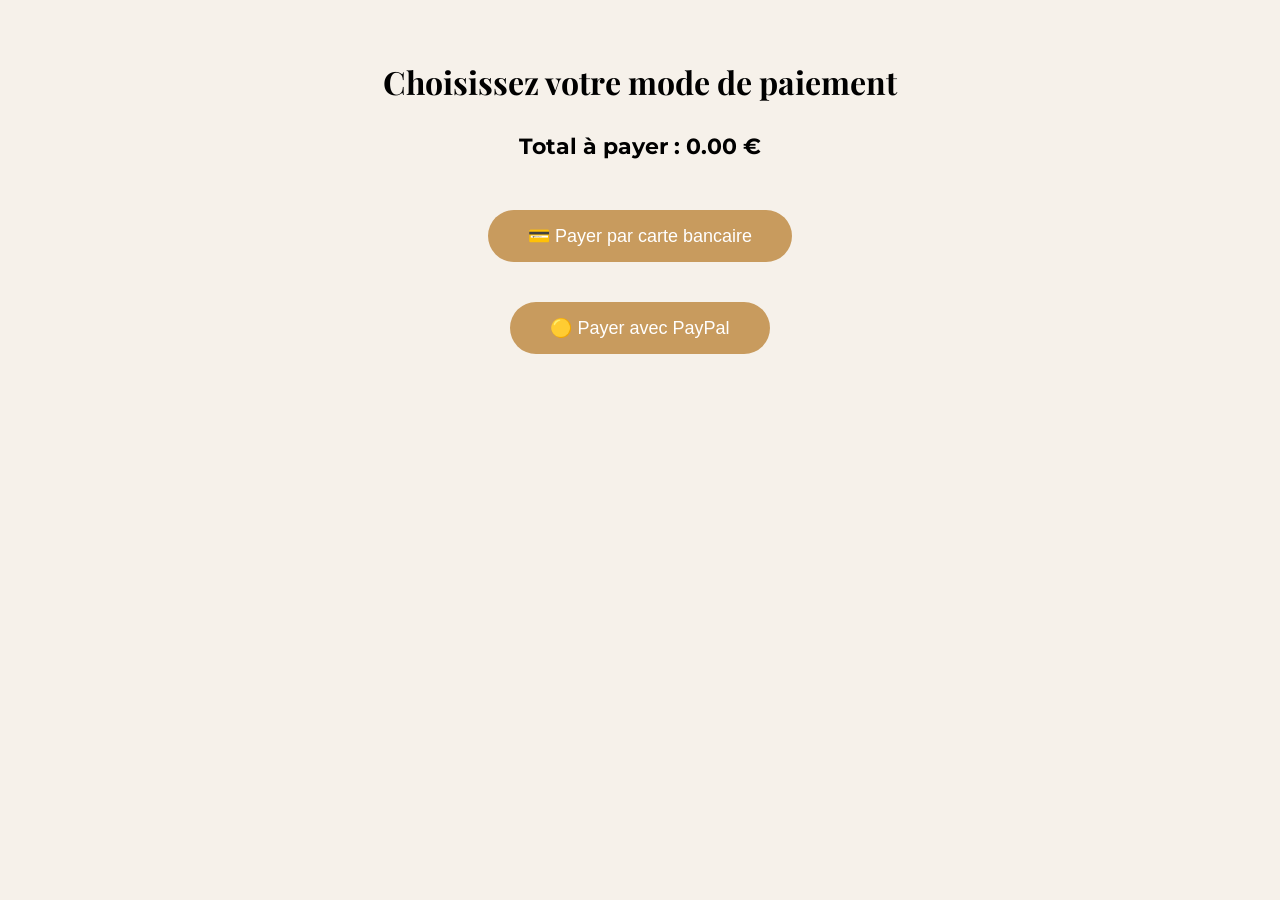
<file: payement.html>
<!DOCTYPE html>
<html lang="fr">
<head>
<meta charset="UTF-8">
<meta name="viewport" content="width=device-width, initial-scale=1.0">
<title>Paiement - L'Atelier d'Elia</title>

<link href="https://fonts.googleapis.com/css2?family=Playfair+Display:wght@400;600&family=Montserrat:wght@300;400&display=swap" rel="stylesheet">

<style>
body{
  margin:0;
  background-color:#f6f1ea;
  font-family:'Montserrat',sans-serif;
  text-align:center;
}

h1{
  margin-top:60px;
  font-family:'Playfair Display',serif;
}

.total-box{
  font-size:22px;
  margin:30px 0;
  font-weight:bold;
}

button{
  background:#c89b5e;
  color:white;
  border:none;
  padding:15px 40px;
  border-radius:30px;
  font-size:18px;
  cursor:pointer;
  margin:20px;
}

button:hover{
  opacity:0.9;
}

.message{
  margin-top:20px;
  font-size:16px;
}
</style>
</head>
<body>

<h1>Choisissez votre mode de paiement</h1>

<div class="total-box">
  Total à payer : <span id="total"></span> €
</div>

<!-- Bouton Stripe -->
<button onclick="payerCarte()">
  💳 Payer par carte bancaire
</button>

<br>

<!-- Bouton PayPal -->
<button onclick="payerPaypal()">
  🟡 Payer avec PayPal
</button>

<div class="message" id="message"></div>

<script>

// 🔹 Récupération du total depuis commande.html
const total = localStorage.getItem('totalCommande') || "0.00";
document.getElementById("total").textContent = total;

// 🔵 Paiement carte (Stripe plus tard)
function payerCarte(){
  alert("Le paiement par carte sera bientôt disponible.");
}

// 🟡 Paiement PayPal
function payerPaypal(){

  if(total === "0.00"){
    alert("Erreur : montant invalide.");
    return;
  }

  // Message avant redirection
  document.getElementById("message").textContent = 
  "Redirection vers PayPal...";

  // Vider le panier
  localStorage.removeItem("cart");
  localStorage.removeItem("totalCommande");

  // Redirection vers TON PayPal.me
  setTimeout(function(){
    window.location.href = 
    "https://www.paypal.com/paypalme/EliaDNL/" + total;
  }, 1000);
}

</script>

</body>
</html>
</file>
<file: style.css>
/* POLICES */
@import url('https://fonts.googleapis.com/css2?family=Playfair+Display:wght@400;500;600&family=Montserrat:wght@300;400&display=swap');

body {
  margin: 0;
  background-color: #f6f1ea;
  font-family: 'Montserrat', sans-serif;
  color: #2d2d2d;
}

/* HEADER */

header {
  background-color: #ffffff;
  padding: 20px 60px;
  display: grid;
  grid-template-columns: 1fr auto 1fr;
  align-items: center;
  border-bottom: 1px solid #eee;
}

.logo {
  font-family: 'Playfair Display', serif;
  font-size: 24px;
  justify-self: start;
}

nav {
  display: flex;
  gap: 40px;
  justify-self: center;
}

nav a {
  text-decoration: none;
  color: #2d2d2d;
  font-size: 14px;
  letter-spacing: 1px;
  text-transform: uppercase;
}

nav a:hover {
  opacity: 0.6;
}

/* PANIER */

.cart-indicator {
  justify-self: end;
  background-color: #c89b5e;
  color: white;
  padding: 8px 18px;
  border-radius: 30px;
  font-size: 13px;
  cursor: pointer;
}

/* TITRES */

h1 {
  font-family: 'Playfair Display', serif;
  font-size: 42px;
  text-align: center;
  margin-top: 50px;
}

h2 {
  font-family: 'Playfair Display', serif;
  text-align: center;
  color: #c89b5e;
}

/* Bouton Filtrer flottant à gauche */
.filter-dropdown {
  position: fixed;       /* rend le filtre flottant sur la page */
  top: 120px;            /* distance depuis le haut, ajuste selon besoin */
  left: 30px;            /* distance depuis la gauche */
  z-index: 1000;         /* au-dessus des autres éléments */
  text-align: left;
}

/* Bouton Filtrer */
.filter-dropdown button {
  background-color: #c89b5e;
  color: white;
  padding: 10px 25px;
  border-radius: 30px;
  border: none;
  cursor: pointer;
  font-weight: bold;
  font-size: 16px;
}

/* PRODUITS */

.products-grid {
  display: flex;
  flex-wrap: wrap;
  gap: 60px;
  justify-content: center;
  padding-bottom: 80px;
}

.product {
  width: 240px;
  text-align: center;
  transition: transform 0.3s ease;
}

.product img {
  width: 100%;
  border-radius: 8px;
  box-shadow: 0 10px 25px rgba(0,0,0,0.08);
}

.product:hover {
  transform: translateY(-6px);
}

/* PRIX */

.product-price {
  display: block;
  margin-top: 5px;
  color: #c89b5e;
  font-weight: bold;
}

/* BOUTONS GÉNÉRAUX */

button {
  margin-top: 12px;
  background-color: #c89b5e;
  color: white;
  border: none;
  padding: 10px 25px;
  border-radius: 30px;
  cursor: pointer;
  font-family: 'Montserrat', sans-serif;
}

button:hover {
  opacity: 0.8;
}

/* PANIER OVERLAY */

#cartOverlay {
  display: none;
  position: fixed;
  top: 90px;
  right: 30px;
  width: 320px;
  max-height: 420px;
  overflow-y: auto;
  background: white;
  border-radius: 12px;
  padding: 20px;
  box-shadow: 0 10px 30px rgba(0,0,0,0.15);
  z-index: 1000;
}

.cart-item {
  display: flex;
  align-items: center;
  margin-bottom: 12px;
}

.cart-item img {
  width: 45px;
  border-radius: 5px;
  margin-right: 10px;
}

.cart-item-controls {
  display: flex;
  align-items: center;
  gap: 5px;
}

/* BOUTONS + ET - DU PANIER (CORRECTION) */

.cart-item-controls button {
  margin-top: 0;
  padding: 3px 8px;
  font-size: 12px;
  border-radius: 6px;
}

.cart-item-remove {
  cursor: pointer;
  font-weight: bold;
  margin-left: 5px;
}

/* FOOTER */

footer {
  background-color: #f6f1ea;
  padding: 25px;
  text-align: center;
  border-top: 1px solid #eee;
}

footer a {
  text-decoration: none;
  color: #2d2d2d;
  display: inline-flex;
  align-items: center;
  gap: 10px;
}

footer img {
  width: 35px;
}

footer span {
  font-family: 'Playfair Display', serif;
  font-size: 18px;
}
</file>
